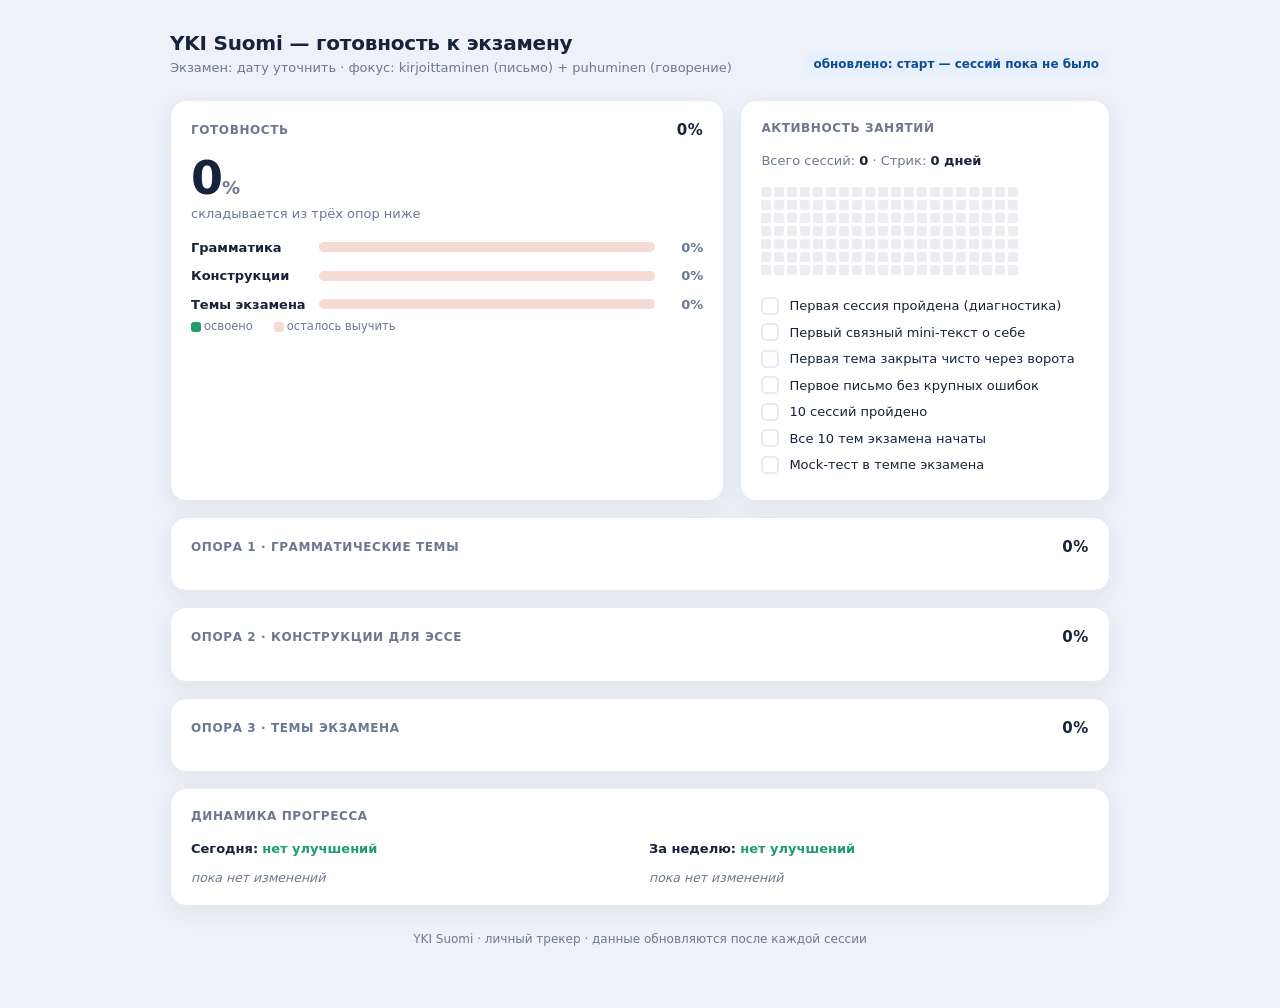
<file: lang/suomi/dashboard/index.html>
<!doctype html>
<html lang="ru">
<head>
<meta charset="utf-8">
<meta name="viewport" content="width=device-width, initial-scale=1">
<title>YKI Suomi — Готовность</title>
<link rel="stylesheet" href="../../../core/dashboard/styles.css">
</head>
<body>
<div id="app"></div>
<script src="data.js"></script>
<script src="../../../core/dashboard/engine.js"></script>
</body>
</html>
</file>
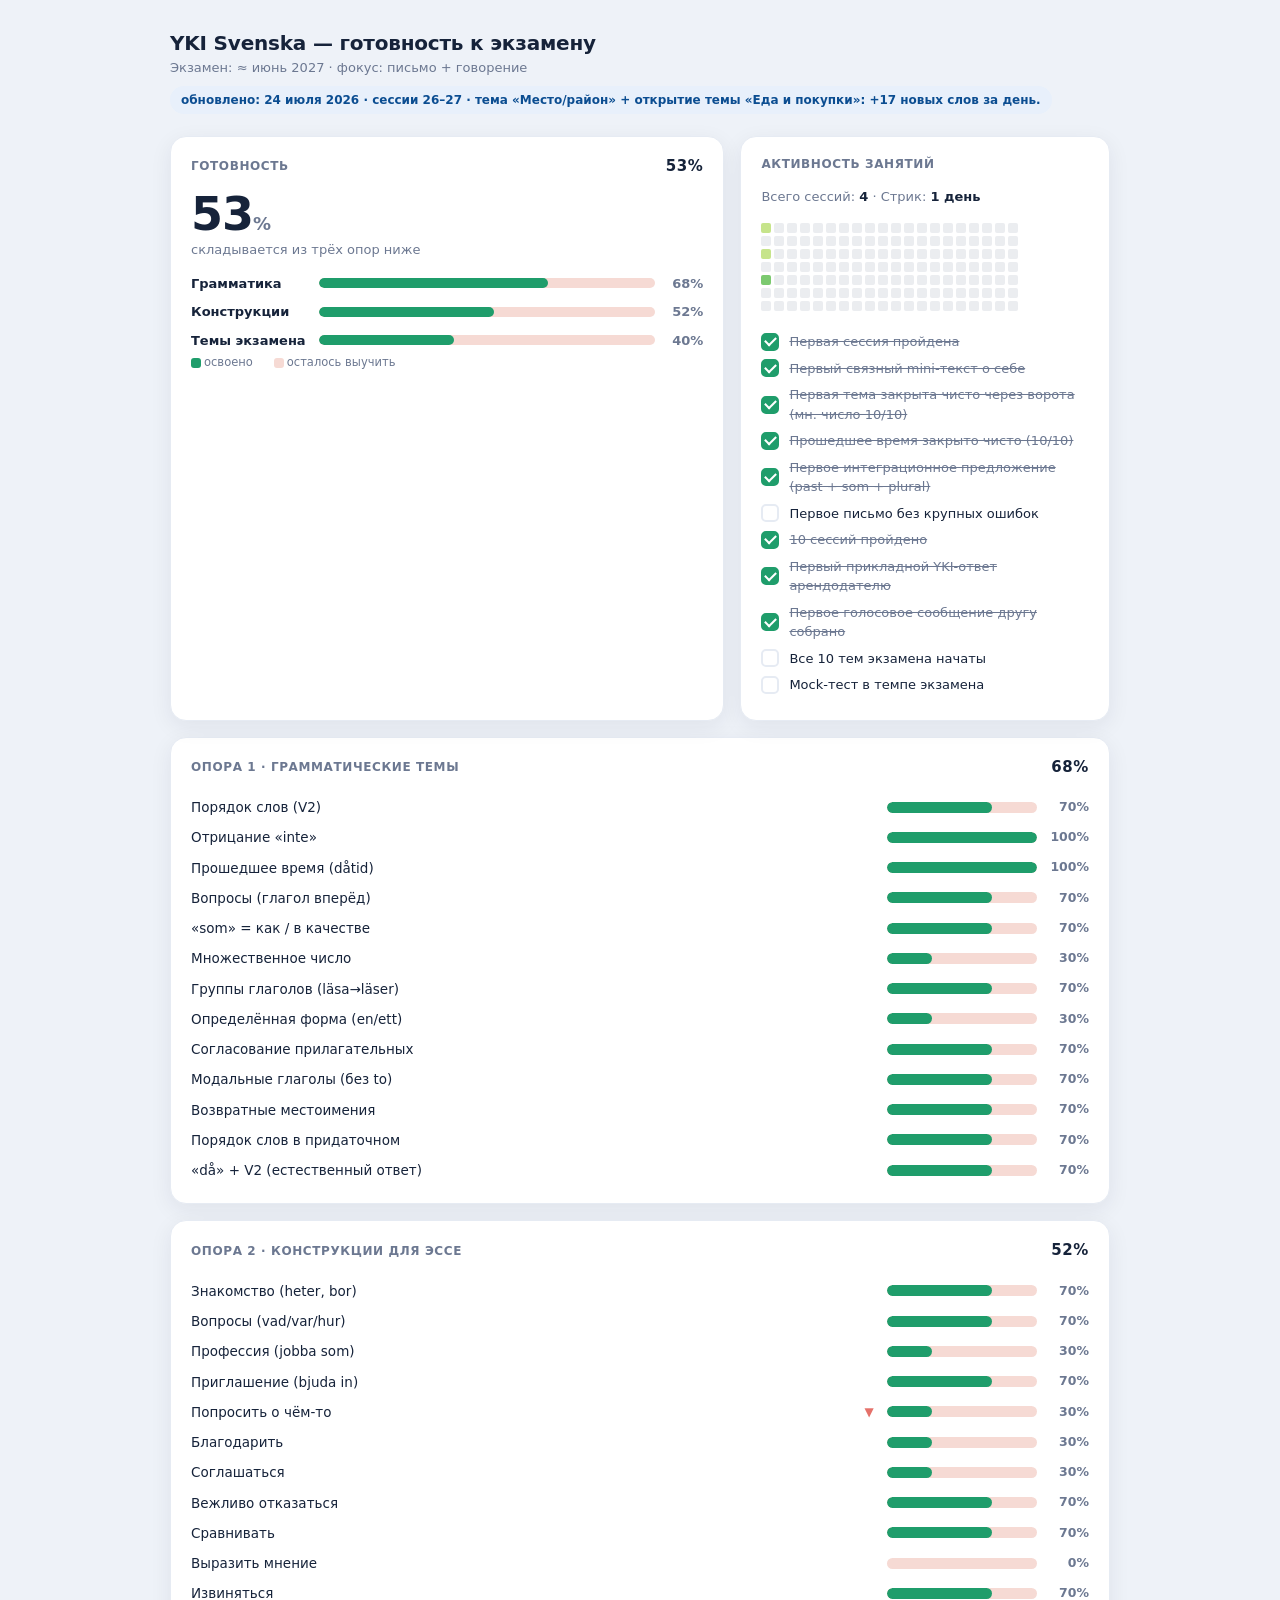
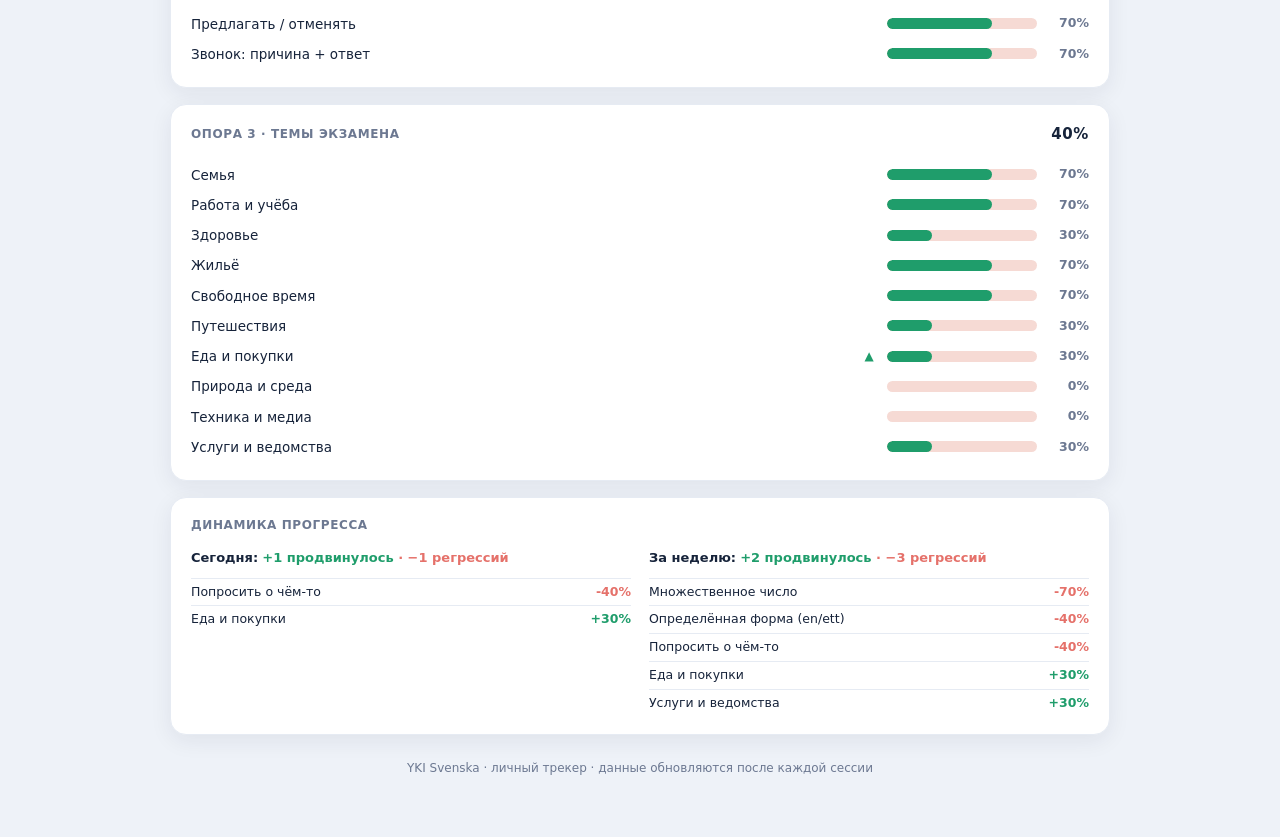
<file: lang/svenska/dashboard/index.html>
<!doctype html>
<html lang="ru">
<head>
<meta charset="utf-8">
<meta name="viewport" content="width=device-width, initial-scale=1">
<title>YKI Svenska — Готовность</title>
<link rel="stylesheet" href="../../../core/dashboard/styles.css">
</head>
<body>
<div id="app"></div>
<script src="data.js"></script>
<script src="../../../core/dashboard/engine.js"></script>
</body>
</html>
</file>
<file: core/dashboard/styles.css>
/* Общие стили дашборда YKI (язык-нейтральные). Правятся один раз для всех языков. */
:root{
  --bg:#eef2f8; --card:#ffffff; --ink:#16233a; --muted:#6c7891;
  --line:#e6ebf3; --gold:#f3b307; --green:#1f9d6b; --green-d:#178057;
  --red:#e5716a; --red-bg:#f6dad4; --amber:#e8941a;
  --shadow:0 6px 22px rgba(22,35,58,.07); --r:16px;
}
*{box-sizing:border-box;margin:0;padding:0}
body{font-family:-apple-system,BlinkMacSystemFont,"Segoe UI",Roboto,Inter,system-ui,sans-serif;
  background:var(--bg);color:var(--ink);-webkit-font-smoothing:antialiased;line-height:1.5}
.app{max-width:980px;margin:0 auto;padding:28px 20px 60px}
header.top{display:flex;justify-content:space-between;align-items:flex-end;
  margin-bottom:22px;flex-wrap:wrap;gap:8px}
header.top h1{font-size:20px;font-weight:700;letter-spacing:-.2px}
header.top .sub{color:var(--muted);font-size:13px}
.pill{font-size:12px;font-weight:600;color:#0b4d91;background:#e8f0fb;padding:5px 11px;border-radius:999px}

.grid{display:grid;gap:16px}
.row-hero{grid-template-columns:1.5fr 1fr}
.row-two{grid-template-columns:1fr 1fr}
@media(max-width:760px){.row-hero,.row-two{grid-template-columns:1fr}}
.card{background:var(--card);border:1px solid var(--line);border-radius:var(--r);
  padding:18px 20px;box-shadow:var(--shadow)}
.card h2{font-size:12px;font-weight:700;text-transform:uppercase;letter-spacing:.6px;
  color:var(--muted);margin-bottom:14px;display:flex;justify-content:space-between;align-items:center}
.card h2 .agg{font-size:15px;color:var(--ink);font-weight:800}

/* hero readiness */
.ready{display:flex;align-items:center;gap:22px;margin-bottom:8px}
.big{font-size:46px;font-weight:800;line-height:1;letter-spacing:-1px}
.big small{font-size:18px;color:var(--muted);font-weight:700}
.ready .lab{font-size:13px;color:var(--muted);margin-top:3px}
.pillars{margin-top:14px;display:flex;flex-direction:column;gap:9px}
.pillar{display:flex;align-items:center;gap:10px;font-size:13px}
.pillar .name{width:118px;color:var(--ink);font-weight:600}
.pillar .trk{flex:1;height:10px;background:var(--red-bg);border-radius:6px;overflow:hidden}
.pillar .trk i{display:block;height:100%;background:var(--green);border-radius:6px;transition:width .6s}
.pillar .pc{width:38px;text-align:right;font-weight:700;color:var(--muted)}

.activity-summary{font-size:13px;color:var(--muted);margin-bottom:12px}
.activity-summary span{font-weight:700;color:var(--ink)}
.calendar-wrapper{display:flex;justify-content:flex-start;overflow-x:auto;padding:5px 0}
.calendar-grid{display:grid;grid-template-rows:repeat(7,10px);grid-auto-flow:column;gap:3px}
.calendar-grid span{width:10px;height:10px;background:#ebedf0;border-radius:2px;display:block;transition:transform .1s}
.calendar-grid span:hover{transform:scale(1.2);outline:1px solid var(--muted)}
.calendar-grid span.level-1{background:#c6e48b}
.calendar-grid span.level-2{background:#7bc96f}
.calendar-grid span.level-3{background:#239a3b}
.calendar-grid span.level-4{background:#196127}
.mlist{margin-top:8px}
.mlist li{list-style:none;display:flex;align-items:center;gap:10px;font-size:13px;margin-bottom:7px}
.mlist .box{width:18px;height:18px;border-radius:5px;border:2px solid var(--line);flex:none;display:grid;place-items:center}
.mlist .done .box{background:var(--green);border-color:var(--green)}
.mlist .done .box::after{content:"";width:5px;height:9px;border:solid #fff;border-width:0 2px 2px 0;transform:rotate(45deg) translate(-1px,-1px)}
.mlist .done span{color:var(--muted);text-decoration:line-through}

/* topic bars */
.bar{display:flex;align-items:center;gap:10px;padding:5px 0}
.bar .name{flex:1;font-size:13.5px;color:var(--ink)}
.bar .arrow{width:16px;text-align:center;font-size:12px;font-weight:800;flex:none}
.bar .arrow.up{color:var(--green)} .bar .arrow.down{color:var(--red)} .bar .arrow.flat{color:transparent}
.bar .trk{width:150px;height:11px;background:var(--red-bg);border-radius:6px;overflow:hidden;flex:none}
.bar .trk i{display:block;height:100%;background:var(--green);border-radius:6px;transition:width .6s}
.bar .pc{width:42px;text-align:right;font-size:12.5px;font-weight:700;color:var(--muted);flex:none}
.bar.zero .trk i{background:var(--red);opacity:.55}
@media(max-width:560px){.bar .trk{width:96px}}

/* delta */
.delta-cols{display:grid;grid-template-columns:1fr 1fr;gap:18px}
@media(max-width:560px){.delta-cols{grid-template-columns:1fr}}
.delta-sum{font-size:13px;margin-bottom:10px}
.delta-sum .up{color:var(--green);font-weight:700} .delta-sum .down{color:var(--red);font-weight:700}
.drow{display:flex;justify-content:space-between;font-size:12.5px;padding:4px 0;border-top:1px solid var(--line)}
.drow .nm{color:var(--ink)} .drow .mv{font-weight:700}
.drow .mv.up{color:var(--green)} .drow .mv.down{color:var(--red)}
.empty{color:var(--muted);font-size:12.5px;font-style:italic}
.legend{font-size:11.5px;color:var(--muted);margin-top:4px}
.legend .g{display:inline-block;width:10px;height:10px;background:var(--green);border-radius:3px;vertical-align:middle;margin-right:3px}
.legend .r{display:inline-block;width:10px;height:10px;background:var(--red-bg);border-radius:3px;vertical-align:middle;margin:0 3px 0 10px}
footer{text-align:center;color:var(--muted);font-size:12px;margin-top:24px}
</file>
